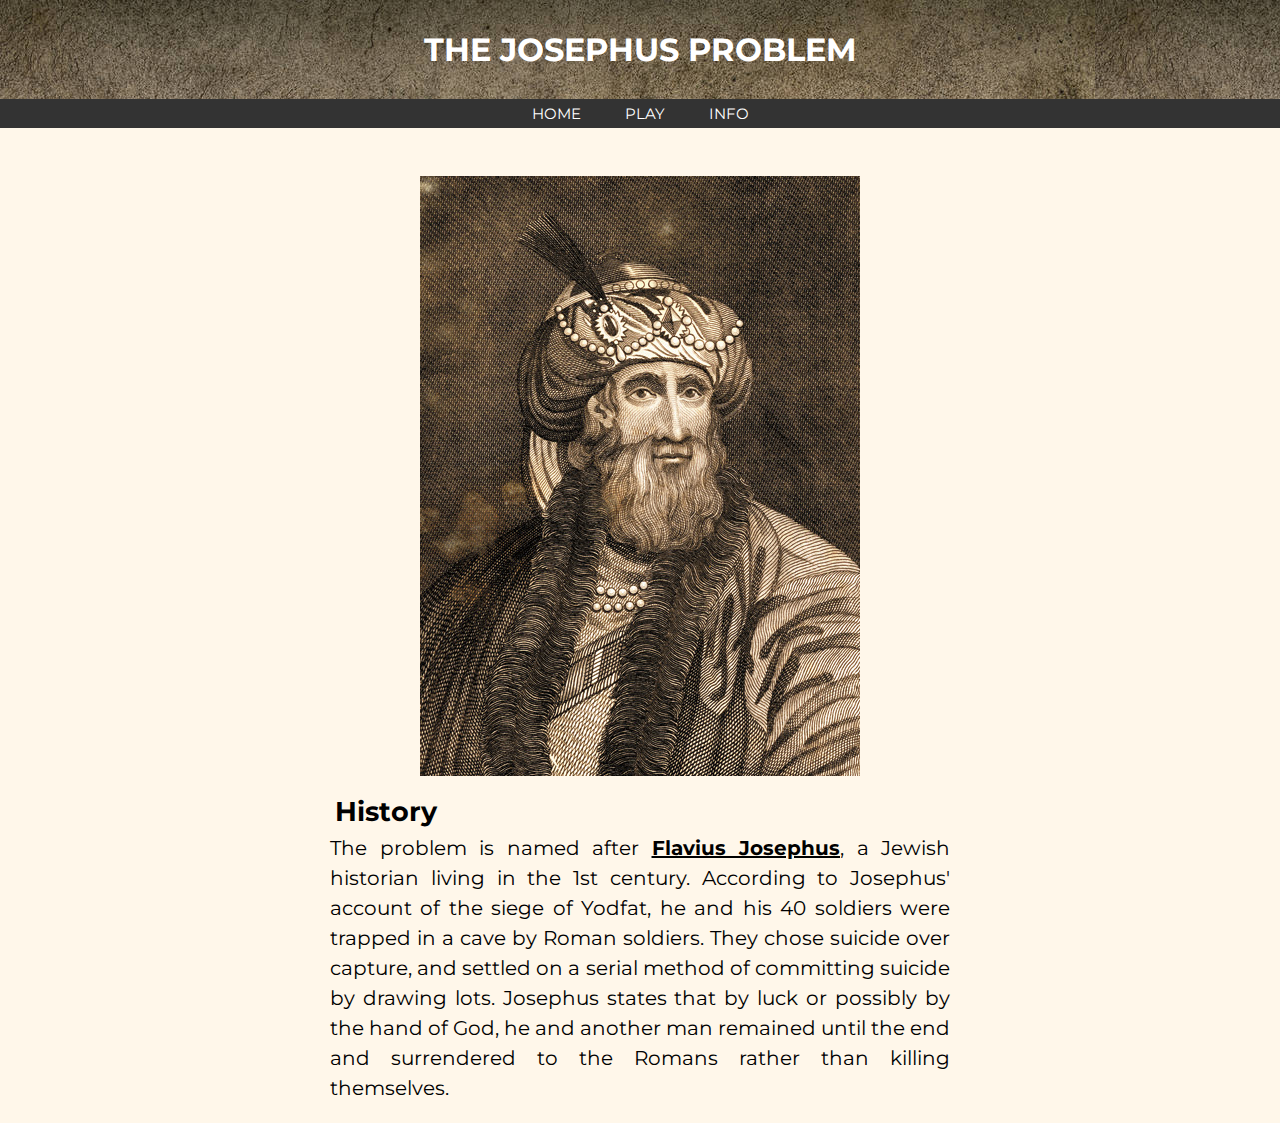
<file: index.html>
<!DOCTYPE html>
<html lang="en">
<head>
    <meta charset="UTF-8">
    <meta http-equiv="X-UA-Compatible" content="IE=edge">
    <meta name="viewport" content="width=device-width, initial-scale=1.0">
    <title>The Josephus Problem</title>

    <link rel="stylesheet" href="style.css">
    <link rel="shortcut icon" href="./images/Josephus.jpg" type="image/x-icon">
    <script src="./script.js"></script>
</head>
<body>
    <header>
        <h1>The Josephus Problem</h1>
    </header>
    <div id="topbar">
        <nav>
            <ul>
                <li><a href="./index.html">HOME</a></li>
                <li><a href="./game.html">PLAY</a></li>
                <li><a href="./info.html">Info</a></li>
            </ul>
        </nav>
    </div>

    <br><br>
    <div class="content">
        <div class="image">
            <img src="./images/Josephus.jpg" alt="">
        </div>
        <div class="info">
            <h2>History</h2>
            <p>The problem is named after <a href="https://en.wikipedia.org/wiki/Josephus"><b>Flavius Josephus</b></a>, a Jewish historian living in the 1st century. According to Josephus' account of the siege of Yodfat, he and his 40 soldiers were trapped in a cave by Roman soldiers. They chose suicide over capture, and settled on a serial method of committing suicide by drawing lots. Josephus states that by luck or possibly by the hand of God, he and another man remained until the end and surrendered to the Romans rather than killing themselves.</p>
        </div>

    </div>

</body>
</html>
</file>
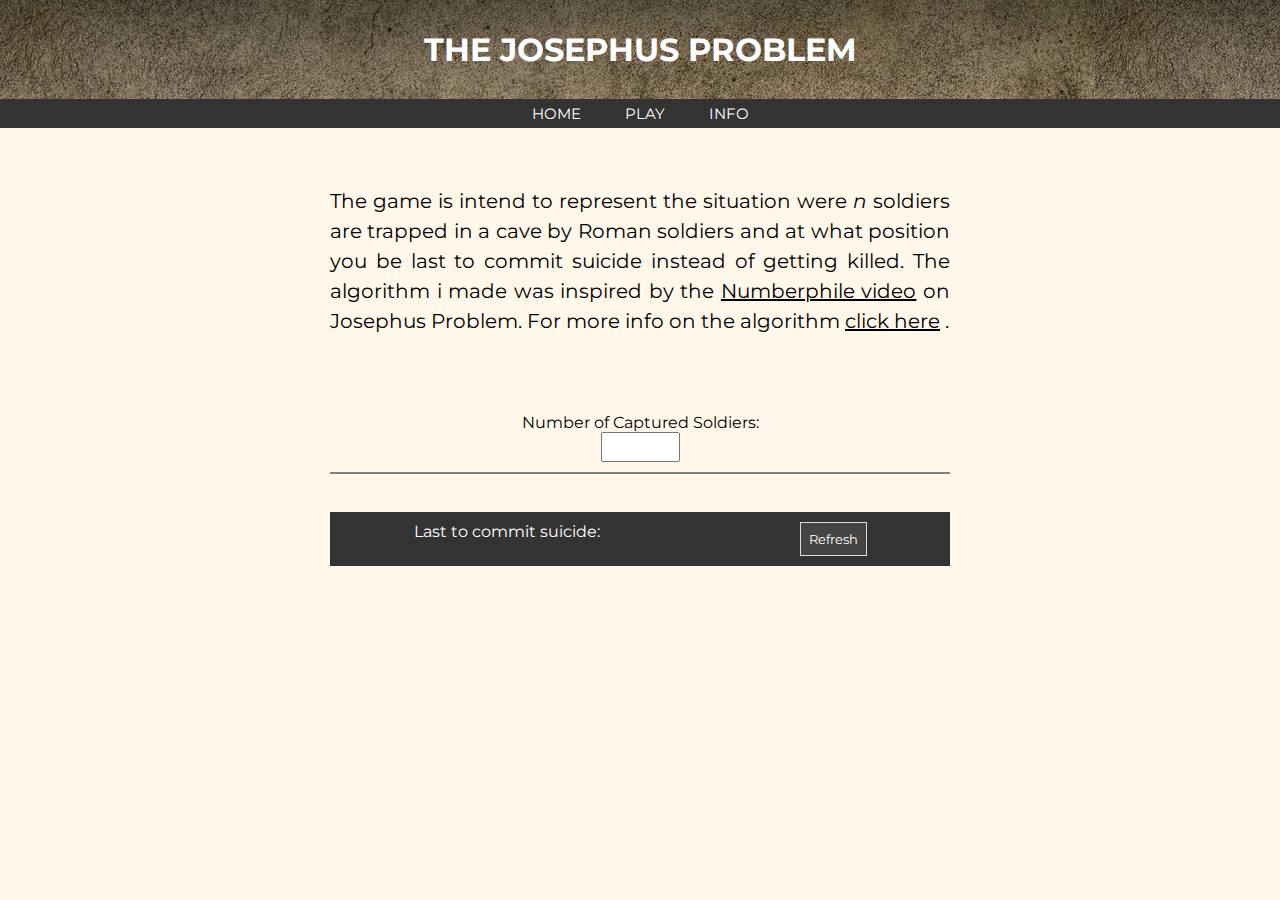
<file: game.html>
<!DOCTYPE html>
<html lang="en">
<head>
    <meta charset="UTF-8">
    <meta http-equiv="X-UA-Compatible" content="IE=edge">
    <meta name="viewport" content="width=device-width, initial-scale=1.0">
    <title>The Josephus Problem</title>

    <link rel="stylesheet" href="style.css">
    <link rel="stylesheet" href="game.css">
    <link rel="shortcut icon" href="./images/Josephus.jpg" type="image/x-icon">

    <script src="./jquery.js"></script>
    <script src="./script.js"></script>
</head>
<body>
    <header>
        <h1>The Josephus Problem</h1>
    </header>
    <div id="topbar">
        <nav>
            <ul>
                <li><a href="./index.html">HOME</a></li>
                <li><a href="./game.html">PLAY</a></li>
                <li><a href="./info.html">Info</a></li>
            </ul>
        </nav>
    </div>

    <br><br>
    <div class="content">
        <div class="info">
            <p>The game is intend to represent the situation were <i>n</i> soldiers are trapped in a cave by Roman soldiers and at what position you be last to commit suicide instead of getting killed. The algorithm i made was inspired by the <a href="https://www.youtube.com/watch?v=uCsD3ZGzMgE">Numberphile video</a> on Josephus Problem. For more info on the algorithm <a href="./info.html" type="__blank">click here</a> .
            </p>

        </div>

        <br><br><br>
        <div class="game">
            <p>Number of Captured Soldiers:</p>
            <input type="number" name="soldiers" id="inpSoldier" min="1" max="1000" onchange="start()">
        </div>

        <div id="images">
            <div class="" id="imageList">

            </div>
        </div>

        <br><br>
        <div class="result">
            <p>Last to commit suicide: </p>
            <div id="subResult">
                <p id="resultIndex"></p>
                <button onclick="window.location.reload()">Refresh</button>
            </div>
        </div>
    </div>
</body>
</html>
</file>
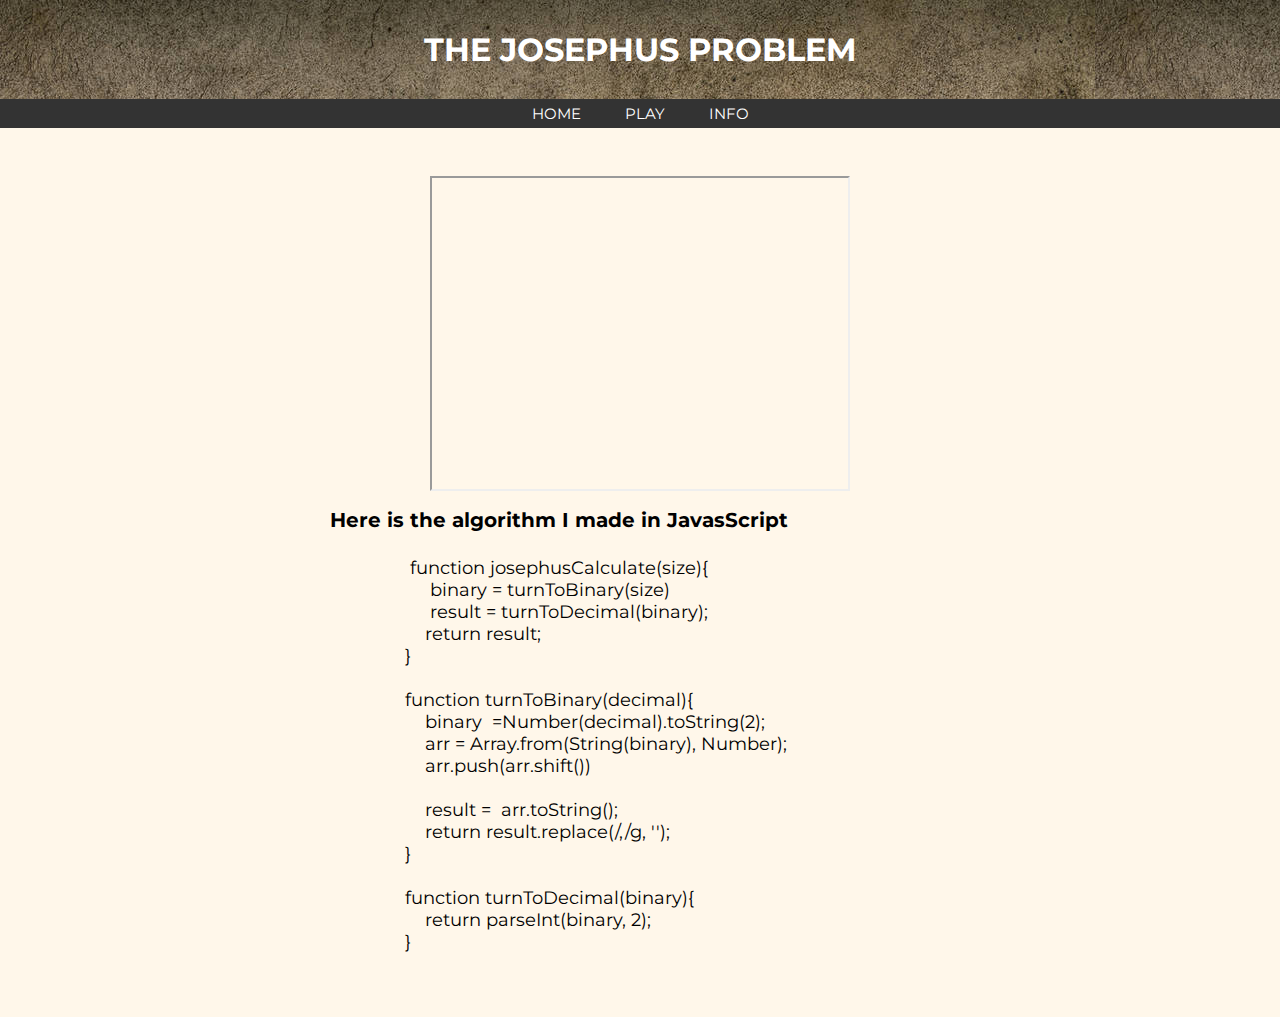
<file: info.html>
<!DOCTYPE html>
<html lang="en">
<head>
    <meta charset="UTF-8">
    <meta http-equiv="X-UA-Compatible" content="IE=edge">
    <meta name="viewport" content="width=device-width, initial-scale=1.0">
    <title>The Josephus Problem</title>

    <link rel="stylesheet" href="style.css">
    <link rel="shortcut icon" href="./images/Josephus.jpg" type="image/x-icon">
    <script src="./script.js"></script>
</head>
<body>
    <header>
        <h1>The Josephus Problem</h1>
    </header>
    <div id="topbar">
        <nav>
            <ul>
                <li><a href="./index.html">HOME</a></li>
                <li><a href="./game.html">PLAY</a></li>
                <li><a href="./info.html">INFO</a></li>
            </ul>
        </nav>
    </div>

    <br><br>
    <div class="content" >
        <iframe width="420" height="315"
src="https://www.youtube.com/embed/uCsD3ZGzMgE">
</iframe>

    <div class="info" style="text-align: start;">
        <p><b>Here is the algorithm I made in JavasScript</b></p>
        <pre>
            <code>
                function josephusCalculate(size){
                    binary = turnToBinary(size)
                    result = turnToDecimal(binary);
                   return result;
               }
               
               function turnToBinary(decimal){
                   binary  =Number(decimal).toString(2);
                   arr = Array.from(String(binary), Number);
                   arr.push(arr.shift())
               
                   result =  arr.toString();
                   return result.replace(/,/g, '');
               }
               
               function turnToDecimal(binary){
                   return parseInt(binary, 2);
               }
            </code>
        </pre>
    </div>

    </div>

</body>
</html>
</file>
<file: style.css>
@import url('https://fonts.googleapis.com/css2?family=Fraunces:wght@700;900&family=Montserrat&family=Nunito+Sans&family=Odibee+Sans&family=Orbitron&family=Poppins&family=Roboto+Condensed&display=swap');

*{
    margin: 0;
    padding: 0;
    box-sizing: border-box;
    font-family: 'Montserrat';
}

body{
    background-color: #fff7ea;
}

/* general styling */
a{
    color: black;
    text-decoration: underline;
}

button{
    padding: 8px;
    background-color: #444;
    outline: none;
    border: 1px solid gainsboro;
    color: white;
    transition: 0.25s ease-in-out;
    cursor: pointer;
}

button:hover{
    background-color: whitesmoke;
    border: 1px solid whitesmoke;
    color: black;
}

header{
    background-image: url('./images/texture.jpg');
    text-align: center;
    padding: 30px;
    color: white;
    text-transform:uppercase;
    box-shadow: 4px 4px 12px #333;
}

#topbar{
    background-color: #333;
    padding: 5px;
}

/* nav */
ul{
    list-style: none;
    width: fit-content;
    margin: 0 auto;
}

ul li{
    display: inline-block;
    padding: 0px 20px;
}

ul li a{
    transition: 0.2s ease-in-out;
}

ul li:hover{
    text-decoration: underline;
    font-weight: bold;
}

ul a{
    text-decoration: none;
    color: white;
    text-transform: uppercase;
    font-size: 15px;
}

/* main content */

.content{
    width: 50%;
    margin: 0 auto;
    padding: 10px;

    text-align: center;
}

.info{
    width: 100%;
    font-size: 18px;
    margin-top: 10px;
    margin-bottom:10px;
}

.info h2{
    text-align: start;
    padding: 5px;
}

.info p{
    line-height: 30px;
    text-align: justify;
    font-size: 20px;
}


@media (max-width:1000px){
    .content{
        width: 100%;
    }

    .image img{
        width: 200px;
    }

    .info p{
        font-size: 16px;
        margin: 20px;
        text-align: left;
        width: 90%;
    }
    .info h2{
        margin-top: 30px;
        text-align: center;
    }
}
</file>
<file: game.css>
.game{
    padding: 10px;
}

.game input{
    padding: 5px;
    outline: none;
}

#images{
    border: 1px solid gray;
}

#images img{
    width: 50px;
    padding: 10px;
}

#imageList{
    margin: 0 auto;
    width: fit-content;
    display: flex;
    flex-wrap: wrap;
}

.person{
    margin: 5px;
    width: fit-content;
}


.result{
    display: flex;
    padding: 10px;
    background-color: #333;
    color: white;
    justify-content: space-around;
}

#subResult{
    display: flex;
    justify-content: space-between;
    width: 20%;
}
</file>
